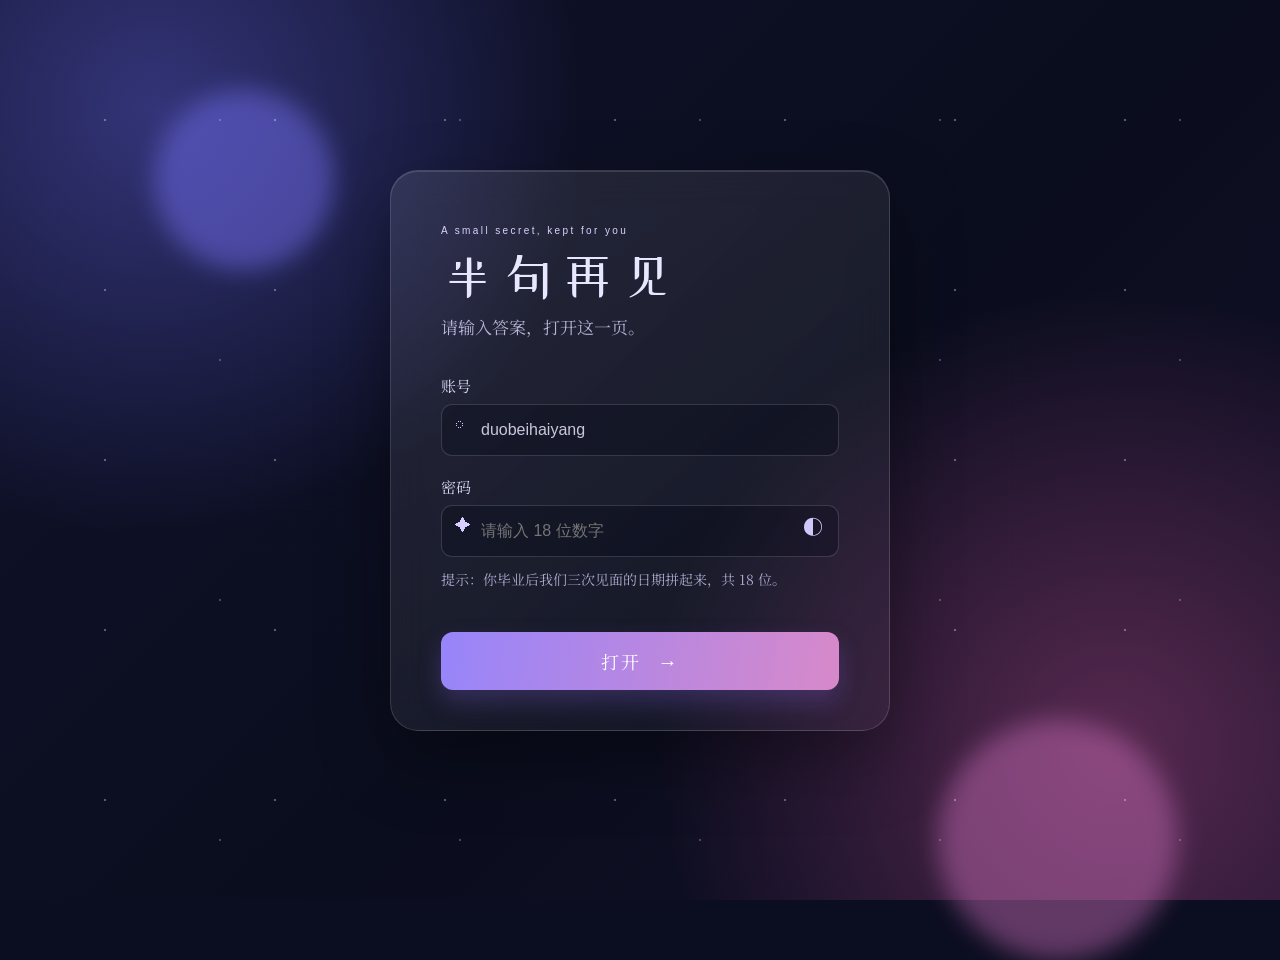
<file: index.html>
<!doctype html>
<html lang="zh-CN">
  <head>
    <meta charset="UTF-8" />
    <meta name="viewport" content="width=device-width, initial-scale=1.0" />
    <meta name="theme-color" content="#111225" />
    <title>半句再见</title>
    <link rel="preconnect" href="https://fonts.googleapis.com" />
    <link rel="preconnect" href="https://fonts.gstatic.com" crossorigin />
    <link href="https://fonts.googleapis.com/css2?family=Noto+Serif+SC:wght@400;500;600;700&family=ZCOOL+XiaoWei&display=swap" rel="stylesheet" />
    <link rel="stylesheet" href="style.css" />
    <style>
      .card { width: min(500px, 100%); padding: 54px 50px 40px; }
      h1 { font-size: 52px; }
      .subline { font-size: 17px; margin: 12px 0 36px; }
      label { font-size: 15px; margin: 20px 0 8px; }
      input { height: 52px; font-size: 16px; }
      .input-wrap input { font-size: 16px; }
      .hint { font-size: 14px; line-height: 1.7; }
      .enter { padding: 16px; font-size: 18px; letter-spacing: 2px; }
      .settings-trigger { font-size: 14px; }
      .reveal { width: min(1160px, 100%); min-height: 64vh; display: flex; flex-direction: column; justify-content: center; padding: 60px 24px; }
      .reveal h2 { margin: 12px 0 20px; font-size: clamp(88px, 17vw, 220px); line-height: 1.08; letter-spacing: .15em; text-indent: .15em; }
      .reveal p:not(.reveal-kicker) { font-size: 18px; }
      .reveal .line { width: 72px; margin-bottom: 28px; }
      .back { margin: 22px auto 0; padding: 10px 24px; font-size: 15px; }
      @media (max-width: 500px) { .reveal { min-height: 60vh; padding: 45px 12px; } .reveal h2 { font-size: clamp(68px, 18vw, 100px); } }
    </style>
  </head>
  <body>
    <main class="page-shell">
      <div class="orb orb-one"></div><div class="orb orb-two"></div><div class="stars" aria-hidden="true"></div>
      <section class="card" id="loginCard" aria-labelledby="pageTitle">
        <p class="eyebrow">A small secret, kept for you</p>
        <h1 id="pageTitle">半句再见</h1>
        <p class="subline">请输入答案，打开这一页。</p>
        <form id="loginForm" novalidate>
          <label for="account">账号</label>
          <div class="input-wrap"><span class="input-icon">◌</span><input id="account" autocomplete="username" value="duobeihaiyang" readonly /></div>
          <label for="password">密码</label>
          <div class="input-wrap"><span class="input-icon">✦</span><input id="password" type="password" inputmode="numeric" autocomplete="current-password" placeholder="请输入 18 位数字" maxlength="18" required /><button class="eye" type="button" id="togglePassword" aria-label="显示密码">◐</button></div>
          <p class="hint">提示：你毕业后我们三次见面的日期拼起来，共 18 位。</p>
          <p class="error" id="error" aria-live="polite"></p>
          <button class="enter" type="submit">打开 <span>→</span></button>
        </form>
      </section>
    </main>
    <script src="app.js?v=3"></script>
  </body>
</html>
</file>
<file: style.css>
:root{--ink:#e9e7ff;--muted:#b7b4d6;--glass:rgba(20,21,52,.58);--stroke:rgba(255,255,255,.14);--violet:#a998ff;--pink:#f1b5df}*{box-sizing:border-box}body{margin:0;min-height:100vh;color:var(--ink);font-family:"Noto Serif SC",serif;background:#0b0d20;overflow:hidden}.page-shell{min-height:100vh;display:grid;place-items:center;position:relative;padding:28px;background:radial-gradient(circle at 12% 12%,#333478 0,transparent 31%),radial-gradient(circle at 87% 83%,#572950 0,transparent 34%),linear-gradient(135deg,#11132d,#0a0d1d 56%,#15102a)}.page-shell:before{content:"";position:absolute;inset:0;opacity:.32;background-image:linear-gradient(rgba(255,255,255,.035) 1px,transparent 1px),linear-gradient(90deg,rgba(255,255,255,.035) 1px,transparent 1px);background-size:42px 42px;mask-image:radial-gradient(ellipse at center,black,transparent 74%)}.stars{position:absolute;inset:0;background-image:radial-gradient(#fff 1px,transparent 1.6px),radial-gradient(#c2b9ff 1px,transparent 1.5px);background-position:20px 35px,100px 0;background-size:170px 170px,240px 240px;opacity:.32;animation:drift 20s linear infinite}.orb{position:absolute;border-radius:50%;filter:blur(12px);opacity:.45;animation:float 10s ease-in-out infinite}.orb-one{height:180px;width:180px;background:#7873fa;top:10%;left:12%}.orb-two{height:240px;width:240px;background:#cb6eb9;bottom:-60px;right:8%;animation-delay:-5s}.card,.reveal{position:relative;z-index:1;width:min(440px,100%);padding:48px 44px 34px;border:1px solid var(--stroke);border-radius:28px;background:linear-gradient(145deg,rgba(255,255,255,.1),rgba(255,255,255,.035));box-shadow:0 28px 70px rgba(0,0,0,.35),inset 0 1px rgba(255,255,255,.13);backdrop-filter:blur(19px);animation:appear .7s ease both}.eyebrow{margin:0 0 14px;color:#d9d3ff;font-family:Arial,sans-serif;font-size:10px;letter-spacing:2.4px}h1,h2{font-family:"ZCOOL XiaoWei","Noto Serif SC",serif;font-weight:400;letter-spacing:7px}h1{font-size:39px;margin:0}.subline{color:var(--muted);font-size:14px;margin:9px 0 33px}label{display:block;margin:18px 0 7px;color:#dcd9f6;font-size:13px}.input-wrap{position:relative}.input-icon{position:absolute;left:14px;top:12px;color:#d7cfff;font-family:Arial}input{width:100%;height:46px;border:1px solid rgba(255,255,255,.15);border-radius:11px;background:rgba(2,4,19,.28);padding:0 16px;color:#fff;font:14px Arial,sans-serif;outline:none;transition:.2s}.input-wrap input{padding-left:39px;padding-right:42px}input:focus{border-color:#b6aaff;box-shadow:0 0 0 4px rgba(169,152,255,.16)}input[readonly]{color:#cbc8dd}.eye{position:absolute;right:10px;top:8px;border:0;background:transparent;color:#cfc8fb;font-size:20px;cursor:pointer}.hint{margin:11px 0 5px;color:#aea9ce;font-size:12px;line-height:1.65}.error{height:17px;margin:7px 0 3px;color:#ffc5d9;font:12px Arial,sans-serif}.enter{width:100%;margin-top:13px;padding:14px 16px;border:0;border-radius:12px;background:linear-gradient(100deg,#9785fa,#d789c9);box-shadow:0 12px 25px rgba(139,105,235,.25);color:#fff;font-family:"Noto Serif SC",serif;font-size:15px;letter-spacing:1px;cursor:pointer;transition:transform .2s,filter .2s}.enter:hover{filter:brightness(1.1);transform:translateY(-2px)}.enter span{margin-left:10px;font:20px Arial}.settings-trigger{display:block;margin:18px auto 0;border:0;background:transparent;color:#b9b5d6;font:12px "Noto Serif SC",serif;cursor:pointer;text-decoration:underline;text-underline-offset:4px}.reveal{text-align:center;padding:75px 40px}.reveal-kicker{color:#d4c9ff;letter-spacing:4px;font-size:11px}.reveal h2{margin:12px 0 17px;font-size:58px;letter-spacing:12px;text-indent:12px;background:linear-gradient(100deg,#fff,#d8c8ff,#f7c9e7);-webkit-background-clip:text;background-clip:text;color:transparent;text-shadow:0 0 32px rgba(230,211,255,.2)}.reveal .line{width:48px;height:1px;background:#d9cdfd;margin:0 auto 22px}.reveal p:not(.reveal-kicker){color:#cdc9e5;font-size:14px}.back{margin-top:15px;border:1px solid var(--stroke);border-radius:20px;padding:8px 20px;background:transparent;color:#e4e0fb;cursor:pointer}.hidden{display:none}dialog{width:min(410px,calc(100% - 32px));border:1px solid var(--stroke);border-radius:24px;background:#191a3a;color:var(--ink);box-shadow:0 25px 70px #0008;padding:34px}dialog::backdrop{background:#050512aa;backdrop-filter:blur(5px)}dialog h2{margin:5px 0 8px;font-size:28px}.dialog-copy,.local-note{font-size:12px;color:var(--muted);line-height:1.6}.local-note{text-align:center;margin:14px 0 0}.close{position:absolute;right:16px;top:10px;border:0;background:transparent;color:#fff;font-size:27px;cursor:pointer}@keyframes float{50%{transform:translate(18px,-24px) scale(1.13)}}@keyframes drift{to{transform:translateY(-80px)}}@keyframes appear{from{opacity:0;transform:translateY(18px) scale(.98)}to{opacity:1;transform:none}}@media(max-width:500px){.card{padding:40px 27px 28px}.reveal{padding:60px 20px}.reveal h2{font-size:47px}}
</file>
<file: reveal.css>
:root{color:#f8e4a4;background:#120d04}*{box-sizing:border-box}body{margin:0;overflow:hidden;font-family:"Noto Serif SC",serif}.gold-page{min-height:100vh;display:grid;place-items:center;position:relative;isolation:isolate;overflow:hidden;background:radial-gradient(ellipse at 50% 45%,#4a3410 0%,#211706 38%,#100b03 74%,#050403 100%)}.gold-page:before{content:"";position:absolute;inset:0;z-index:-3;opacity:.35;background:repeating-radial-gradient(ellipse at center,transparent 0 42px,rgba(255,224,139,.16) 43px 44px,transparent 45px 88px);transform:scale(1.8)}.gold-page:after{content:"";position:absolute;inset:0;z-index:-1;background:linear-gradient(90deg,rgba(0,0,0,.6),transparent 24%,transparent 76%,rgba(0,0,0,.6))}.gold-haze{position:absolute;width:48vw;height:48vw;border-radius:50%;filter:blur(38px);opacity:.55;z-index:-2;animation:breathe 7s ease-in-out infinite}.haze-left{left:-13vw;bottom:-21vw;background:#bd811f}.haze-right{right:-15vw;top:-20vw;background:#765113;animation-delay:-3.5s}.gold-dust{position:absolute;inset:-15%;z-index:-1;opacity:.85;background-image:radial-gradient(#fff3ba 1px,transparent 1.8px),radial-gradient(#d79a2d 1px,transparent 1.6px),radial-gradient(#f7c755 1px,transparent 1.8px);background-position:0 0,95px 47px,210px 155px;background-size:170px 170px,230px 230px,310px 310px;animation:dust 18s linear infinite}.frame{position:absolute;inset:clamp(18px,4vw,56px);border:1px solid rgba(246,197,80,.34);pointer-events:none}.frame i{position:absolute;width:36px;height:36px;border-color:#e7b446;border-style:solid}.frame i:nth-child(1){top:-1px;left:-1px;border-width:2px 0 0 2px}.frame i:nth-child(2){top:-1px;right:-1px;border-width:2px 2px 0 0}.frame i:nth-child(3){bottom:-1px;left:-1px;border-width:0 0 2px 2px}.frame i:nth-child(4){right:-1px;bottom:-1px;border-width:0 2px 2px 0}.message{text-align:center;padding:40px 20px;animation:arrive 1s cubic-bezier(.2,.8,.2,1) both}.kicker{margin:0 0 22px;color:#e6bc5c;font:600 11px Arial,sans-serif;letter-spacing:5px}.ornament{display:flex;align-items:center;justify-content:center;gap:16px;color:#f6cf6d}.ornament span{width:clamp(70px,11vw,150px);height:1px;background:linear-gradient(90deg,transparent,#e9b94e)}.ornament span:last-child{background:linear-gradient(90deg,#e9b94e,transparent)}.ornament b{font-size:16px}.message h1{margin:24px 0 18px;font-family:"ZCOOL XiaoWei","Noto Serif SC",serif;font-size:clamp(96px,18vw,255px);font-weight:400;line-height:1;letter-spacing:.15em;text-indent:.15em;background:linear-gradient(104deg,#8b5913 3%,#ffeab0 26%,#c79024 45%,#fff4c5 63%,#9f6719 92%);-webkit-background-clip:text;background-clip:text;color:transparent;text-shadow:0 4px 30px rgba(255,194,66,.28);filter:drop-shadow(0 2px 0 #6b410c)}.words{margin:0;color:#e6cc8a;font-size:clamp(14px,1.3vw,18px);letter-spacing:3px}button{margin-top:42px;border:1px solid rgba(241,195,87,.62);border-radius:100px;padding:10px 24px;color:#f8dfa0;background:rgba(66,42,7,.36);font:14px "Noto Serif SC",serif;letter-spacing:2px;cursor:pointer;transition:.2s}button:hover{transform:translateY(-2px);background:rgba(167,108,14,.45);box-shadow:0 0 28px rgba(255,195,70,.18)}@keyframes dust{to{transform:translate3d(30px,-130px,0)}}@keyframes breathe{50%{transform:scale(1.15);opacity:.7}}@keyframes arrive{from{opacity:0;transform:scale(.94)}to{opacity:1;transform:none}}@media(max-width:520px){.message h1{font-size:clamp(78px,21vw,120px)}.frame{inset:20px}.kicker{letter-spacing:3px}.words{letter-spacing:2px}}
</file>
